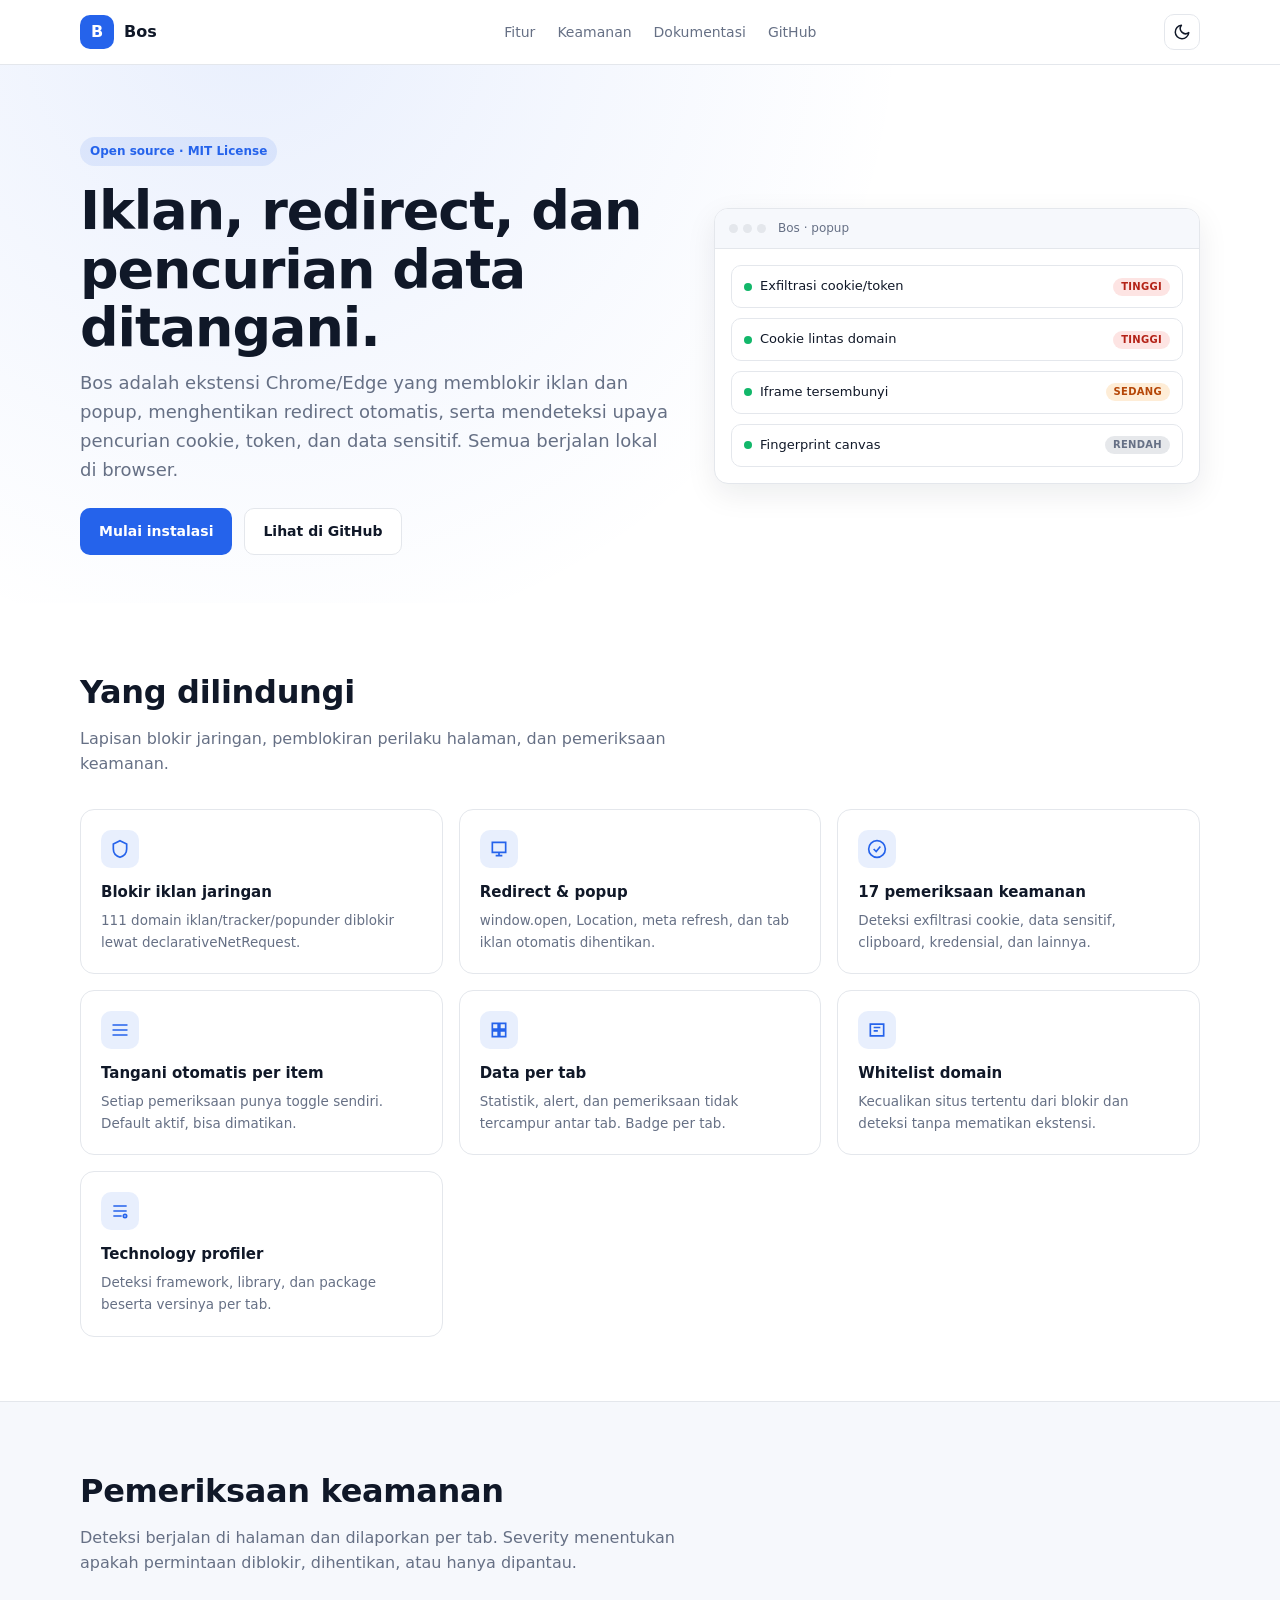
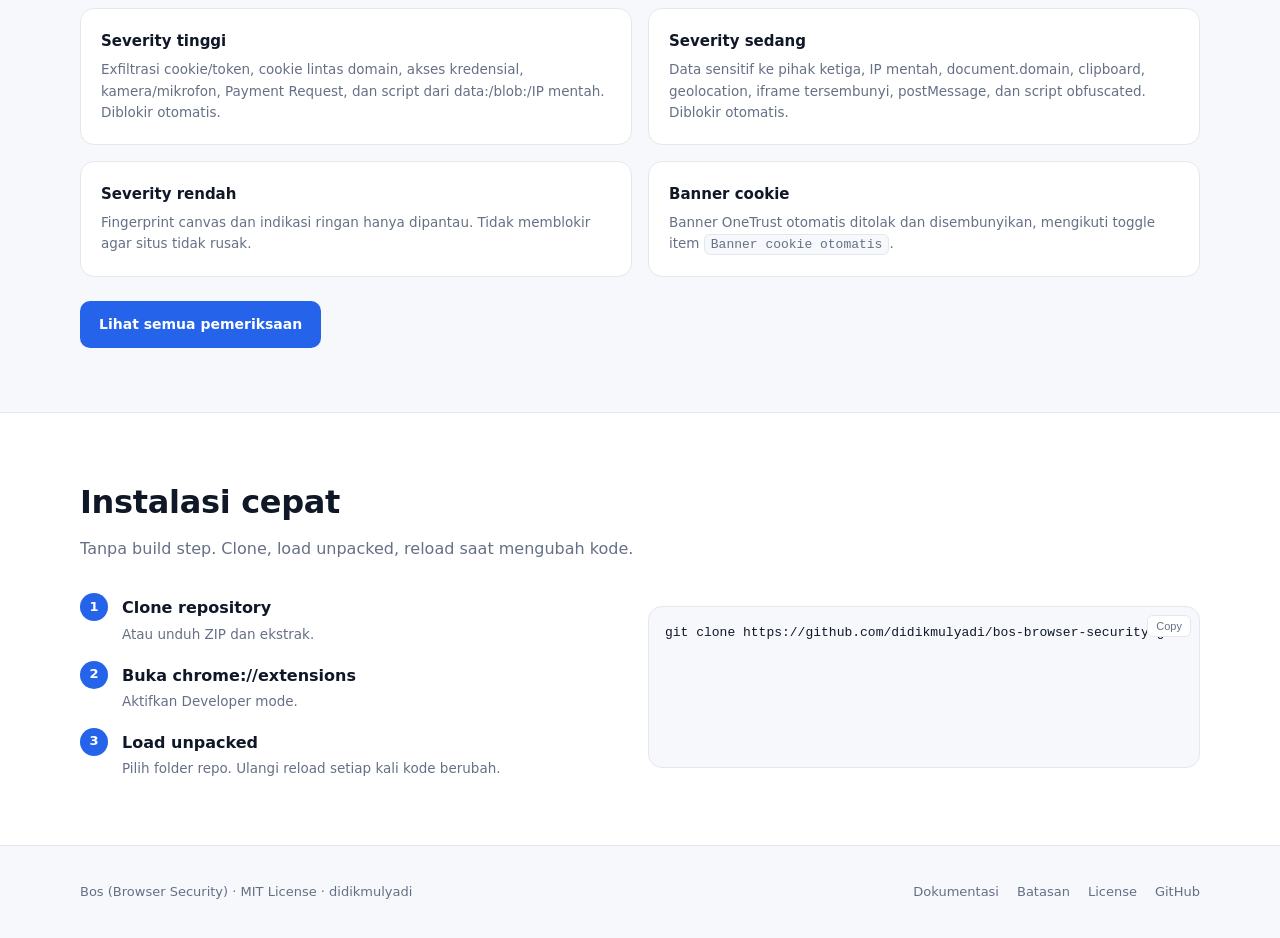
<file: docs/index.html>
<!DOCTYPE html>
<html lang="id">
  <head>
    <meta charset="utf-8" />
    <meta name="viewport" content="width=device-width, initial-scale=1" />
    <title>Bos (Browser Security) - Ekstensi keamanan browser</title>
    <meta
      name="description"
      content="Bos adalah ekstensi Chrome/Edge open source untuk memblokir iklan, redirect, popup, sekaligus mendeteksi pencurian data."
    />
    <link rel="stylesheet" href="assets/style.css" />
    <link
      rel="icon"
      href="data:image/svg+xml,%3Csvg xmlns='http://www.w3.org/2000/svg' viewBox='0 0 64 64'%3E%3Crect width='64' height='64' rx='16' fill='%232563eb'/%3E%3Ctext x='32' y='44' font-family='Arial' font-size='34' font-weight='700' fill='white' text-anchor='middle'%3EB%3C/text%3E%3C/svg%3E"
    />
  </head>
  <body>
    <a class="skip" href="#main">Lewati ke konten</a>

    <header class="nav">
      <div class="container nav-inner">
        <a class="brand" href="index.html">
          <span class="logo" aria-hidden="true">B</span>
          <span>Bos</span>
        </a>
        <nav class="nav-links" aria-label="Navigasi utama">
          <a href="#fitur">Fitur</a>
          <a href="#keamanan">Keamanan</a>
          <a href="docs.html">Dokumentasi</a>
          <a href="https://github.com/didikmulyadi/bos-browser-security" target="_blank" rel="noopener">GitHub</a>
        </nav>
        <div class="nav-actions">
          <button class="icon-btn" type="button" data-theme-toggle aria-label="Ganti tema"></button>
        </div>
      </div>
    </header>

    <main id="main">
      <section class="hero">
        <div class="container hero-grid">
          <div>
            <span class="eyebrow">Open source · MIT License</span>
            <h1>Iklan, redirect, dan pencurian data ditangani.</h1>
            <p class="lead">
              Bos adalah ekstensi Chrome/Edge yang memblokir iklan dan popup, menghentikan redirect
              otomatis, serta mendeteksi upaya pencurian cookie, token, dan data sensitif. Semua
              berjalan lokal di browser.
            </p>
            <div class="btn-row">
              <a class="btn btn-primary" href="docs.html#instalasi">Mulai instalasi</a>
              <a
                class="btn btn-ghost"
                href="https://github.com/didikmulyadi/bos-browser-security"
                target="_blank"
                rel="noopener"
                >Lihat di GitHub</a
              >
            </div>
          </div>

          <div class="hero-card" aria-hidden="true">
            <div class="hero-card-head">
              <div class="dots"><span></span><span></span><span></span></div>
              <span class="hero-card-title">Bos · popup</span>
            </div>
            <div class="hero-card-body">
              <div class="mock-row">
                <span style="display: flex; align-items: center; gap: 8px">
                  <span class="dot"></span> Exfiltrasi cookie/token
                </span>
                <span class="badge badge-high">Tinggi</span>
              </div>
              <div class="mock-row">
                <span style="display: flex; align-items: center; gap: 8px">
                  <span class="dot"></span> Cookie lintas domain
                </span>
                <span class="badge badge-high">Tinggi</span>
              </div>
              <div class="mock-row">
                <span style="display: flex; align-items: center; gap: 8px">
                  <span class="dot"></span> Iframe tersembunyi
                </span>
                <span class="badge badge-med">Sedang</span>
              </div>
              <div class="mock-row">
                <span style="display: flex; align-items: center; gap: 8px">
                  <span class="dot"></span> Fingerprint canvas
                </span>
                <span class="badge badge-low">Rendah</span>
              </div>
            </div>
          </div>
        </div>
      </section>

      <section class="section" id="fitur">
        <div class="container">
          <div class="section-head">
            <h2>Yang dilindungi</h2>
            <p>Lapisan blokir jaringan, pemblokiran perilaku halaman, dan pemeriksaan keamanan.</p>
          </div>

          <div class="grid grid-3">
            <article class="card">
              <div class="icon" aria-hidden="true">
                <svg width="20" height="20" viewBox="0 0 24 24" fill="none" stroke="currentColor" stroke-width="2"><path d="M12 2l8 4v6c0 5-3.5 8.5-8 10-4.5-1.5-8-5-8-10V6l8-4z"/></svg>
              </div>
              <h3>Blokir iklan jaringan</h3>
              <p>111 domain iklan/tracker/popunder diblokir lewat declarativeNetRequest.</p>
            </article>

            <article class="card">
              <div class="icon" aria-hidden="true">
                <svg width="20" height="20" viewBox="0 0 24 24" fill="none" stroke="currentColor" stroke-width="2"><path d="M4 4h16v12H4z"/><path d="M8 20h8M12 16v4"/></svg>
              </div>
              <h3>Redirect &amp; popup</h3>
              <p>window.open, Location, meta refresh, dan tab iklan otomatis dihentikan.</p>
            </article>

            <article class="card">
              <div class="icon" aria-hidden="true">
                <svg width="20" height="20" viewBox="0 0 24 24" fill="none" stroke="currentColor" stroke-width="2"><path d="M12 2a10 10 0 100 20 10 10 0 000-20z"/><path d="M8 12l3 3 5-6"/></svg>
              </div>
              <h3>17 pemeriksaan keamanan</h3>
              <p>Deteksi exfiltrasi cookie, data sensitif, clipboard, kredensial, dan lainnya.</p>
            </article>

            <article class="card">
              <div class="icon" aria-hidden="true">
                <svg width="20" height="20" viewBox="0 0 24 24" fill="none" stroke="currentColor" stroke-width="2"><path d="M3 6h18M3 12h18M3 18h18"/></svg>
              </div>
              <h3>Tangani otomatis per item</h3>
              <p>Setiap pemeriksaan punya toggle sendiri. Default aktif, bisa dimatikan.</p>
            </article>

            <article class="card">
              <div class="icon" aria-hidden="true">
                <svg width="20" height="20" viewBox="0 0 24 24" fill="none" stroke="currentColor" stroke-width="2"><path d="M4 4h7v7H4zM13 4h7v7h-7zM4 13h7v7H4zM13 13h7v7h-7z"/></svg>
              </div>
              <h3>Data per tab</h3>
              <p>Statistik, alert, dan pemeriksaan tidak tercampur antar tab. Badge per tab.</p>
            </article>

            <article class="card">
              <div class="icon" aria-hidden="true">
                <svg width="20" height="20" viewBox="0 0 24 24" fill="none" stroke="currentColor" stroke-width="2"><path d="M4 5h16v14H4z"/><path d="M8 9h8M8 13h5"/></svg>
              </div>
              <h3>Whitelist domain</h3>
              <p>Kecualikan situs tertentu dari blokir dan deteksi tanpa mematikan ekstensi.</p>
            </article>

            <article class="card">
              <div class="icon" aria-hidden="true">
                <svg width="20" height="20" viewBox="0 0 24 24" fill="none" stroke="currentColor" stroke-width="2"><path d="M4 6h16M4 12h16M4 18h10"/><circle cx="18" cy="18" r="2"/></svg>
              </div>
              <h3>Technology profiler</h3>
              <p>Deteksi framework, library, dan package beserta versinya per tab.</p>
            </article>
          </div>
        </div>
      </section>

      <section class="section alt" id="keamanan">
        <div class="container">
          <div class="section-head">
            <h2>Pemeriksaan keamanan</h2>
            <p>
              Deteksi berjalan di halaman dan dilaporkan per tab. Severity menentukan apakah
              permintaan diblokir, dihentikan, atau hanya dipantau.
            </p>
          </div>

          <div class="grid grid-2">
            <div class="card">
              <h3>Severity tinggi</h3>
              <p>
                Exfiltrasi cookie/token, cookie lintas domain, akses kredensial, kamera/mikrofon,
                Payment Request, dan script dari data:/blob:/IP mentah. Diblokir otomatis.
              </p>
            </div>
            <div class="card">
              <h3>Severity sedang</h3>
              <p>
                Data sensitif ke pihak ketiga, IP mentah, document.domain, clipboard, geolocation,
                iframe tersembunyi, postMessage, dan script obfuscated. Diblokir otomatis.
              </p>
            </div>
            <div class="card">
              <h3>Severity rendah</h3>
              <p>
                Fingerprint canvas dan indikasi ringan hanya dipantau. Tidak memblokir agar situs
                tidak rusak.
              </p>
            </div>
            <div class="card">
              <h3>Banner cookie</h3>
              <p>
                Banner OneTrust otomatis ditolak dan disembunyikan, mengikuti toggle item
                <code>Banner cookie otomatis</code>.
              </p>
            </div>
          </div>

          <div class="btn-row" style="margin-top: 24px">
            <a class="btn btn-primary" href="docs.html#pemeriksaan">Lihat semua pemeriksaan</a>
          </div>
        </div>
      </section>

      <section class="section" id="instalasi">
        <div class="container">
          <div class="section-head">
            <h2>Instalasi cepat</h2>
            <p>Tanpa build step. Clone, load unpacked, reload saat mengubah kode.</p>
          </div>

          <div class="grid grid-2">
            <div>
              <div class="steps">
                <div class="step">
                  <div>
                    <strong>Clone repository</strong>
                    <span>Atau unduh ZIP dan ekstrak.</span>
                  </div>
                </div>
                <div class="step">
                  <div>
                    <strong>Buka chrome://extensions</strong>
                    <span>Aktifkan Developer mode.</span>
                  </div>
                </div>
                <div class="step">
                  <div>
                    <strong>Load unpacked</strong>
                    <span>Pilih folder repo. Ulangi reload setiap kali kode berubah.</span>
                  </div>
                </div>
              </div>
            </div>
            <pre><button class="copy-btn" type="button" data-copy="">Copy</button><code>git clone https://github.com/didikmulyadi/bos-browser-security.git</code></pre>
          </div>
        </div>
      </section>
    </main>

    <footer class="footer">
      <div class="container footer-inner">
        <span>Bos (Browser Security) · MIT License · didikmulyadi</span>
        <nav class="footer-links" aria-label="Tautan footer">
          <a href="docs.html">Dokumentasi</a>
          <a href="docs.html#batasan">Batasan</a>
          <a href="https://github.com/didikmulyadi/bos-browser-security/blob/main/LICENSE" target="_blank" rel="noopener">License</a>
          <a href="https://github.com/didikmulyadi/bos-browser-security" target="_blank" rel="noopener">GitHub</a>
        </nav>
      </div>
    </footer>

    <script src="assets/app.js"></script>
  </body>
</html>
</file>
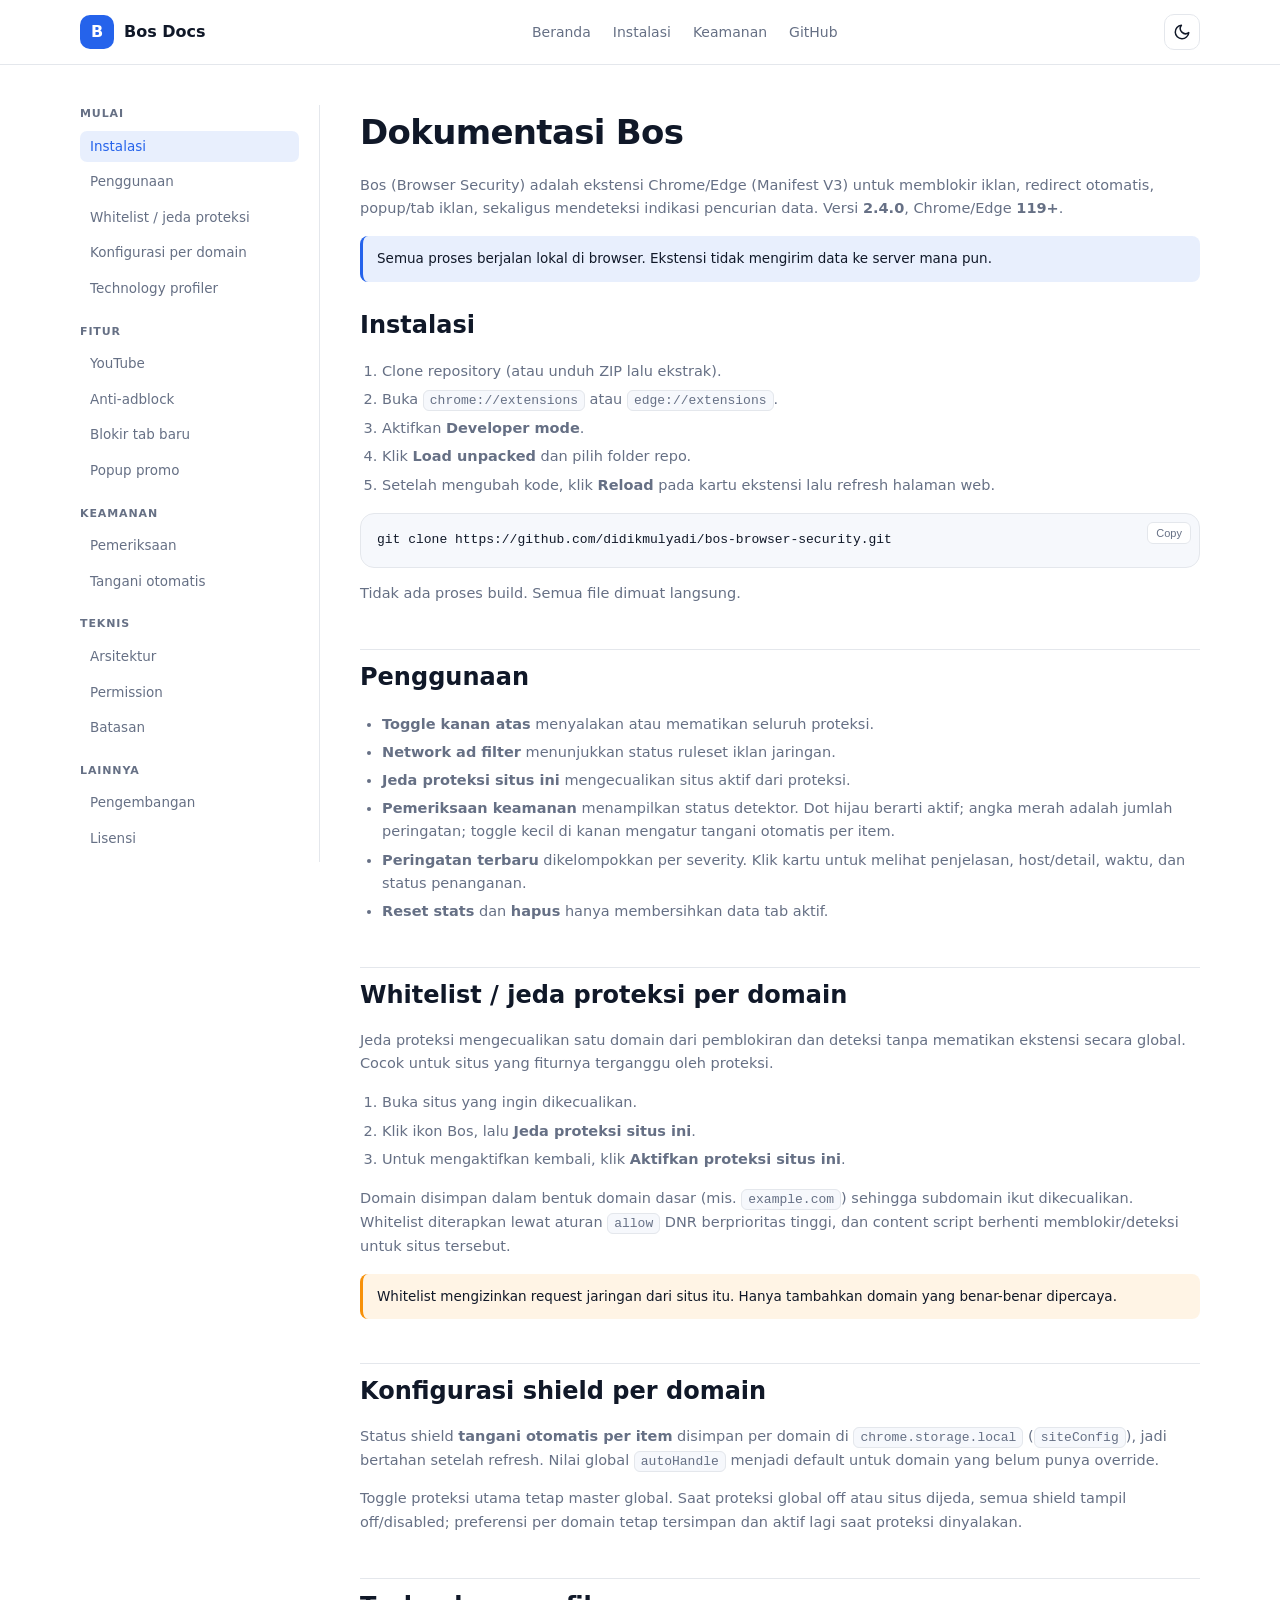
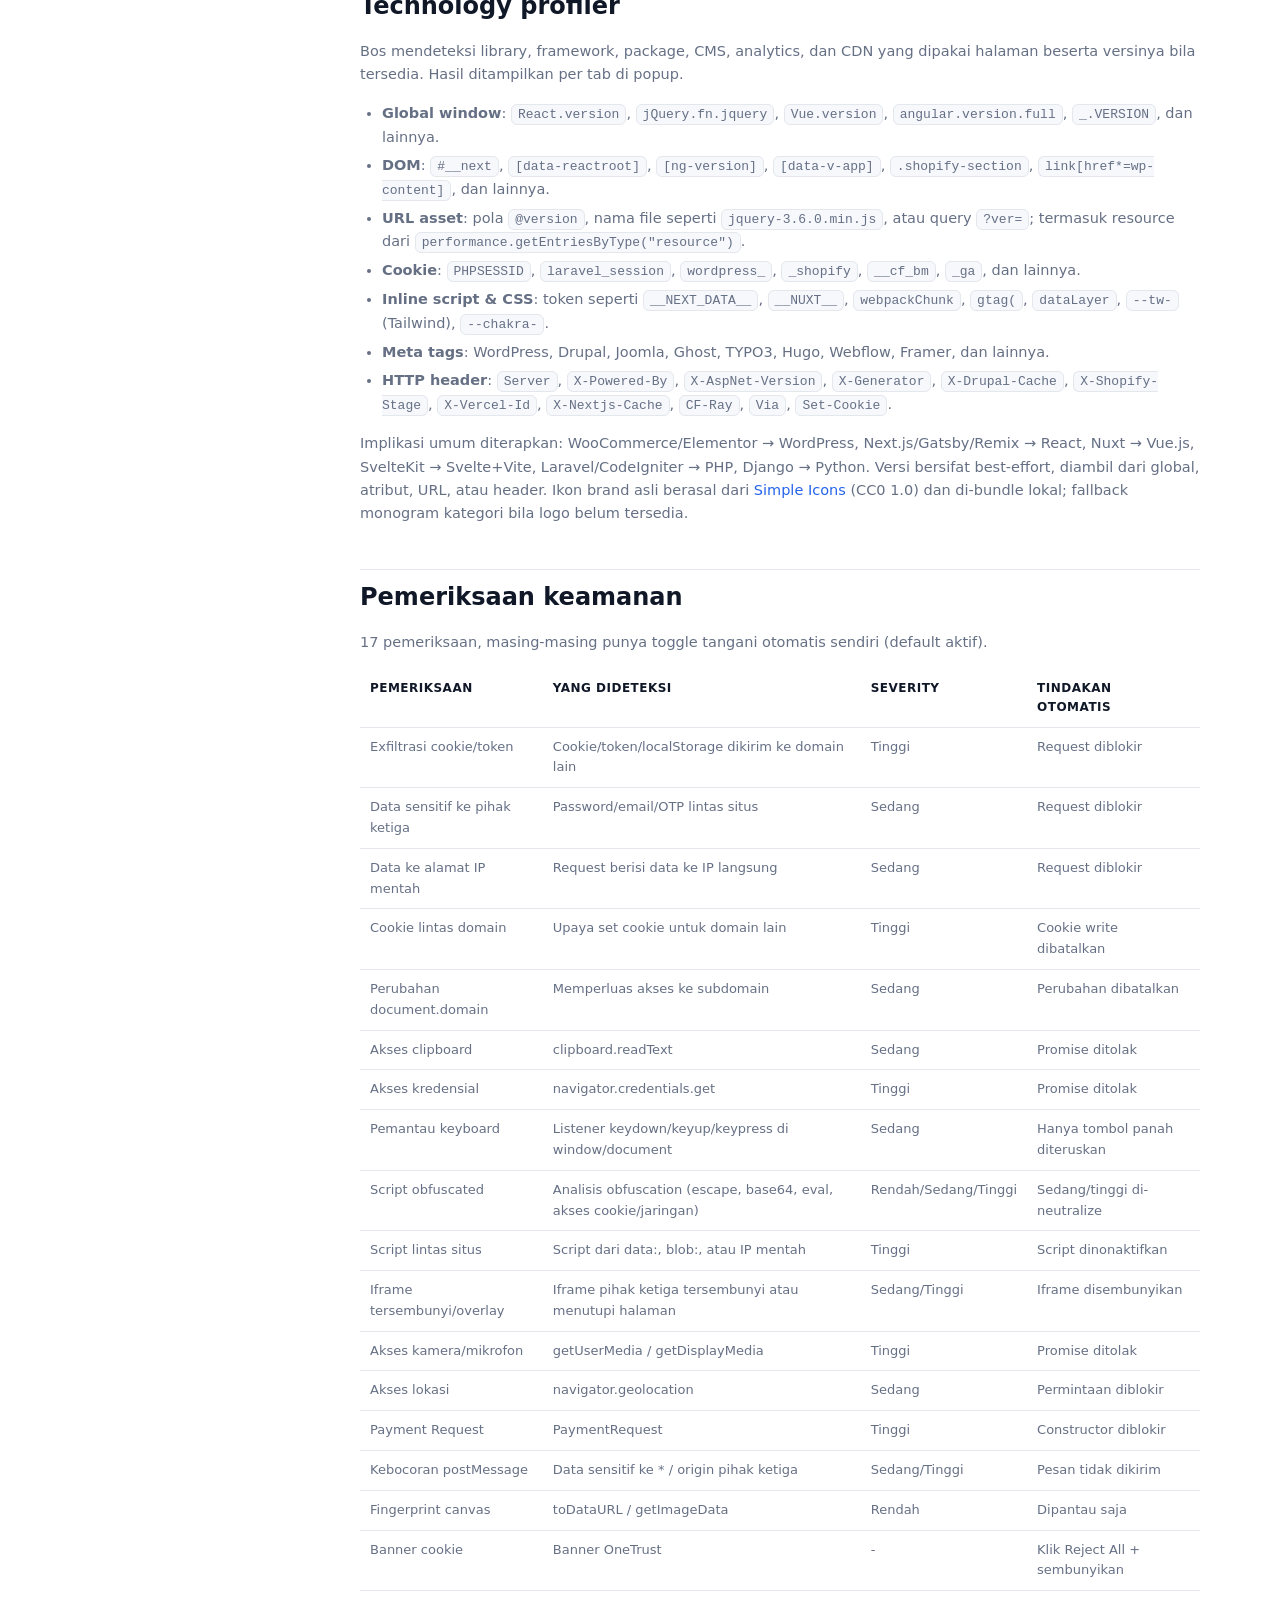
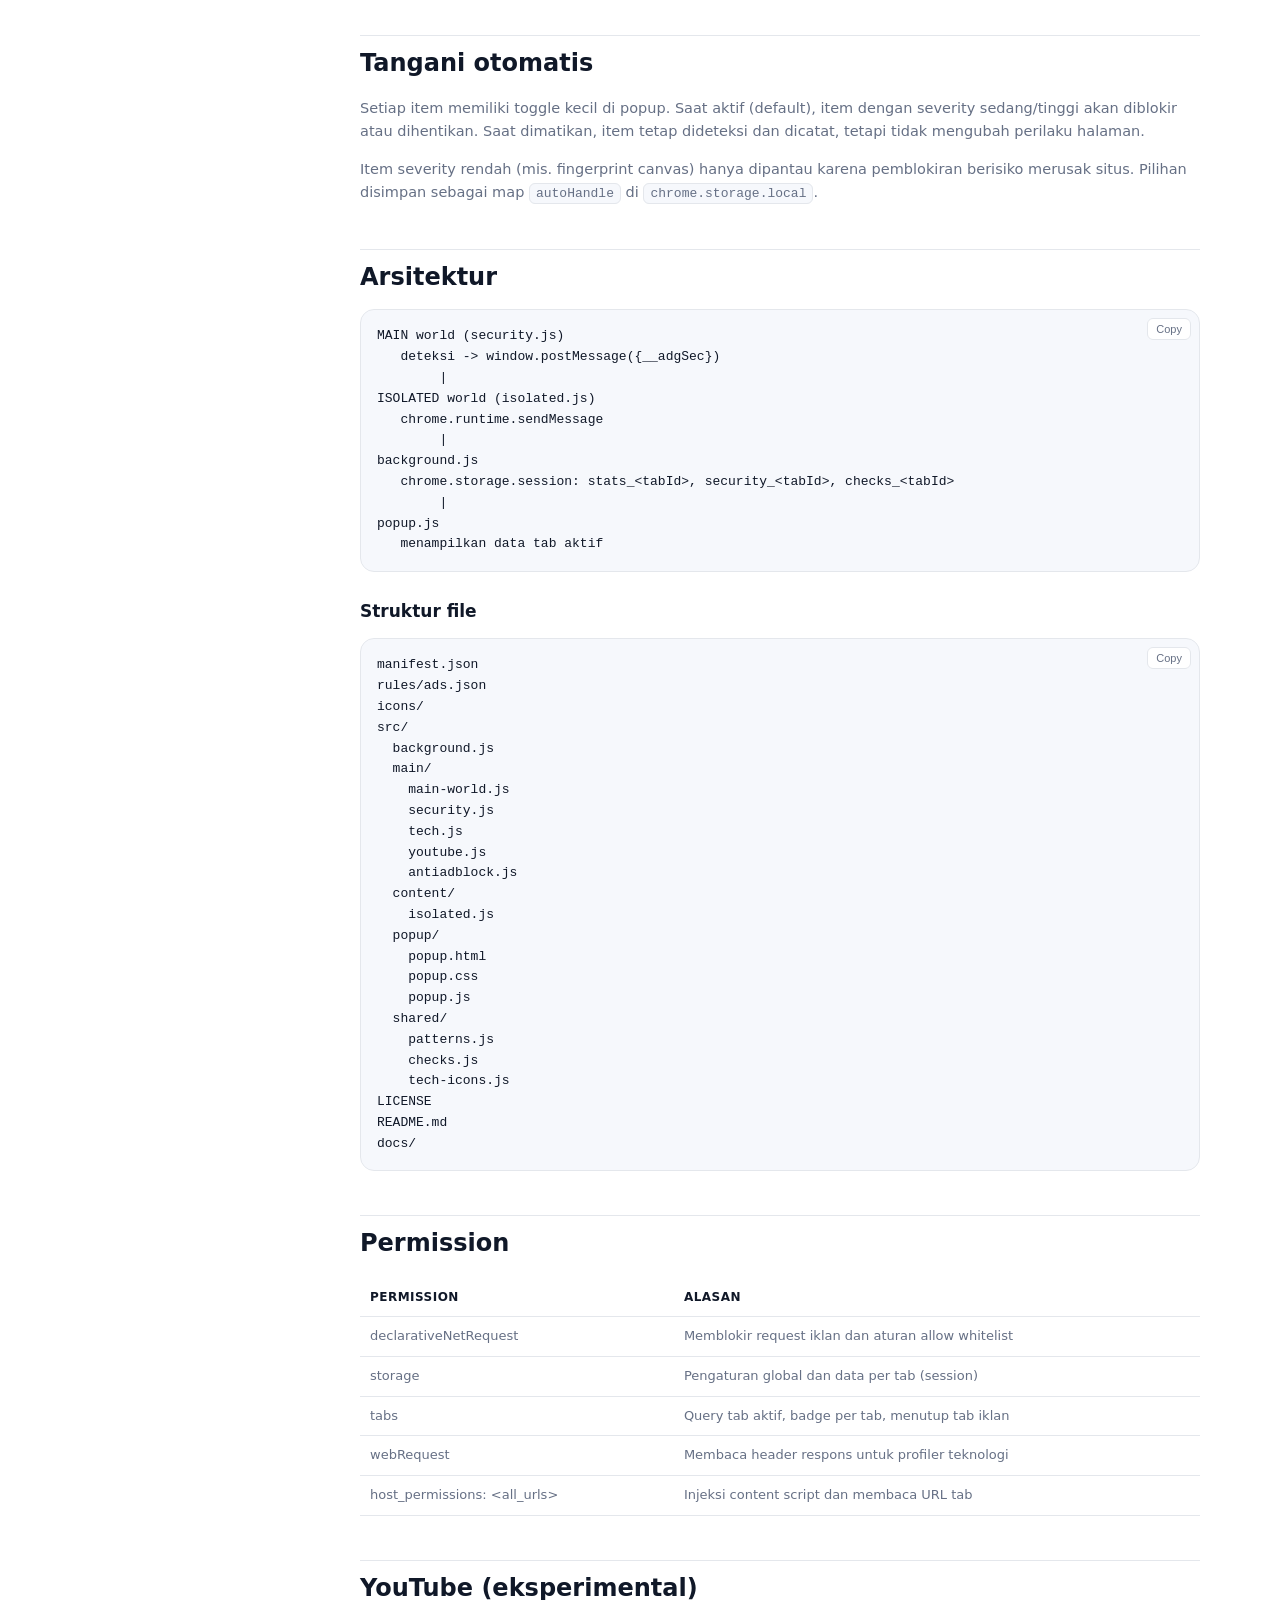
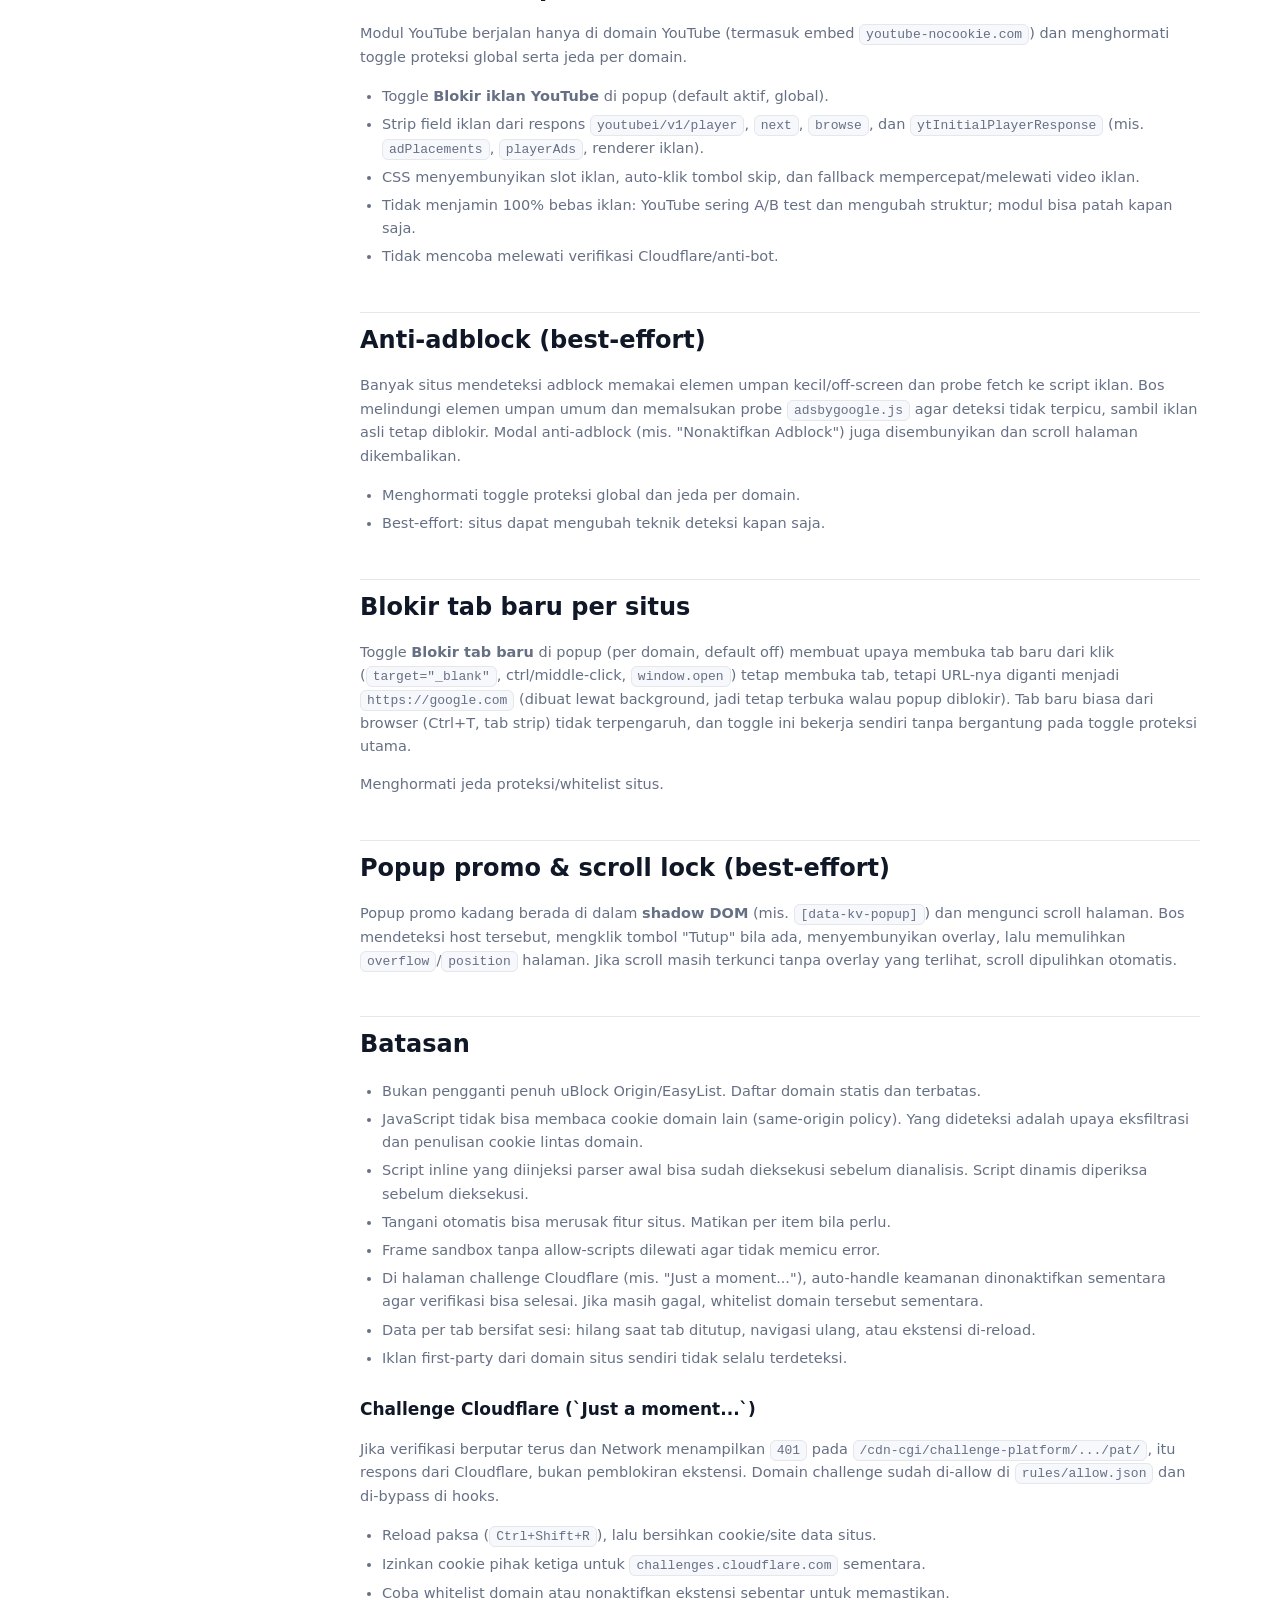
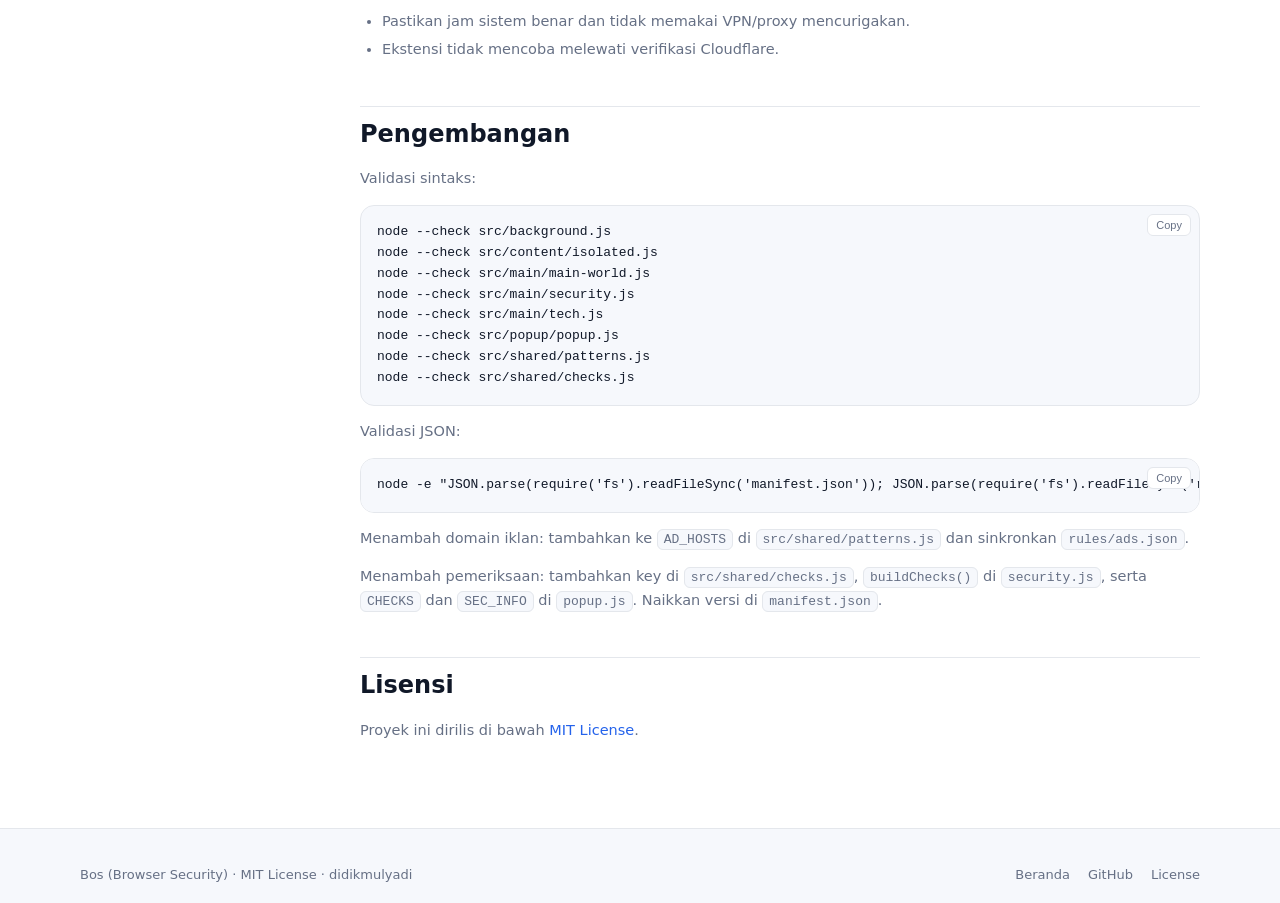
<file: docs/docs.html>
<!DOCTYPE html>
<html lang="id">
  <head>
    <meta charset="utf-8" />
    <meta name="viewport" content="width=device-width, initial-scale=1" />
    <title>Dokumentasi - Bos (Browser Security)</title>
    <meta
      name="description"
      content="Dokumentasi Bos: instalasi, penggunaan, whitelist, 17 pemeriksaan keamanan, arsitektur, permission, dan batasan."
    />
    <link rel="stylesheet" href="assets/style.css" />
    <link
      rel="icon"
      href="data:image/svg+xml,%3Csvg xmlns='http://www.w3.org/2000/svg' viewBox='0 0 64 64'%3E%3Crect width='64' height='64' rx='16' fill='%232563eb'/%3E%3Ctext x='32' y='44' font-family='Arial' font-size='34' font-weight='700' fill='white' text-anchor='middle'%3EB%3C/text%3E%3C/svg%3E"
    />
  </head>
  <body>
    <a class="skip" href="#main">Lewati ke konten</a>

    <header class="nav">
      <div class="container nav-inner">
        <a class="brand" href="index.html">
          <span class="logo" aria-hidden="true">B</span>
          <span>Bos Docs</span>
        </a>
        <nav class="nav-links" aria-label="Navigasi utama">
          <a href="index.html">Beranda</a>
          <a href="docs.html#instalasi">Instalasi</a>
          <a href="docs.html#pemeriksaan">Keamanan</a>
          <a href="https://github.com/didikmulyadi/bos-browser-security" target="_blank" rel="noopener">GitHub</a>
        </nav>
        <div class="nav-actions">
          <button class="icon-btn" type="button" data-theme-toggle aria-label="Ganti tema"></button>
        </div>
      </div>
    </header>

    <div class="container docs-main">
      <aside class="sidebar" aria-label="Daftar isi">
        <h4>Mulai</h4>
        <ul>
          <li><a href="#instalasi">Instalasi</a></li>
          <li><a href="#penggunaan">Penggunaan</a></li>
          <li><a href="#whitelist">Whitelist / jeda proteksi</a></li>
          <li><a href="#per-domain">Konfigurasi per domain</a></li>
          <li><a href="#teknologi">Technology profiler</a></li>
        </ul>
        <h4>Fitur</h4>
        <ul>
          <li><a href="#youtube">YouTube</a></li>
          <li><a href="#antiadblock">Anti-adblock</a></li>
          <li><a href="#block-new-tabs">Blokir tab baru</a></li>
          <li><a href="#promo-popup">Popup promo</a></li>
        </ul>
        <h4>Keamanan</h4>
        <ul>
          <li><a href="#pemeriksaan">Pemeriksaan</a></li>
          <li><a href="#tangani-otomatis">Tangani otomatis</a></li>
        </ul>
        <h4>Teknis</h4>
        <ul>
          <li><a href="#arsitektur">Arsitektur</a></li>
          <li><a href="#permission">Permission</a></li>
          <li><a href="#batasan">Batasan</a></li>
        </ul>
        <h4>Lainnya</h4>
        <ul>
          <li><a href="#pengembangan">Pengembangan</a></li>
          <li><a href="#lisensi">Lisensi</a></li>
        </ul>
      </aside>

      <main class="content" id="main">
        <h1>Dokumentasi Bos</h1>
        <p>
          Bos (Browser Security) adalah ekstensi Chrome/Edge (Manifest V3) untuk memblokir iklan,
          redirect otomatis, popup/tab iklan, sekaligus mendeteksi indikasi pencurian data.
          Versi <strong>2.4.0</strong>, Chrome/Edge <strong>119+</strong>.
        </p>

        <div class="callout">
          Semua proses berjalan lokal di browser. Ekstensi tidak mengirim data ke server mana pun.
        </div>

        <h2 id="instalasi">Instalasi</h2>
        <ol>
          <li>Clone repository (atau unduh ZIP lalu ekstrak).</li>
          <li>Buka <code>chrome://extensions</code> atau <code>edge://extensions</code>.</li>
          <li>Aktifkan <strong>Developer mode</strong>.</li>
          <li>Klik <strong>Load unpacked</strong> dan pilih folder repo.</li>
          <li>Setelah mengubah kode, klik <strong>Reload</strong> pada kartu ekstensi lalu refresh halaman web.</li>
        </ol>
        <pre><code>git clone https://github.com/didikmulyadi/bos-browser-security.git</code></pre>
        <p>Tidak ada proses build. Semua file dimuat langsung.</p>

        <h2 id="penggunaan">Penggunaan</h2>
        <ul>
          <li><strong>Toggle kanan atas</strong> menyalakan atau mematikan seluruh proteksi.</li>
          <li><strong>Network ad filter</strong> menunjukkan status ruleset iklan jaringan.</li>
          <li><strong>Jeda proteksi situs ini</strong> mengecualikan situs aktif dari proteksi.</li>
          <li>
            <strong>Pemeriksaan keamanan</strong> menampilkan status detektor. Dot hijau berarti
            aktif; angka merah adalah jumlah peringatan; toggle kecil di kanan mengatur tangani
            otomatis per item.
          </li>
          <li>
            <strong>Peringatan terbaru</strong> dikelompokkan per severity. Klik kartu untuk melihat
            penjelasan, host/detail, waktu, dan status penanganan.
          </li>
          <li>
            <strong>Reset stats</strong> dan <strong>hapus</strong> hanya membersihkan data tab
            aktif.
          </li>
        </ul>

        <h2 id="whitelist">Whitelist / jeda proteksi per domain</h2>
        <p>
          Jeda proteksi mengecualikan satu domain dari pemblokiran dan deteksi tanpa mematikan
          ekstensi secara global. Cocok untuk situs yang fiturnya terganggu oleh proteksi.
        </p>
        <ol>
          <li>Buka situs yang ingin dikecualikan.</li>
          <li>Klik ikon Bos, lalu <strong>Jeda proteksi situs ini</strong>.</li>
          <li>Untuk mengaktifkan kembali, klik <strong>Aktifkan proteksi situs ini</strong>.</li>
        </ol>
        <p>
          Domain disimpan dalam bentuk domain dasar (mis. <code>example.com</code>) sehingga
          subdomain ikut dikecualikan. Whitelist diterapkan lewat aturan <code>allow</code> DNR
          berprioritas tinggi, dan content script berhenti memblokir/deteksi untuk situs tersebut.
        </p>
        <div class="callout warn">
          Whitelist mengizinkan request jaringan dari situs itu. Hanya tambahkan domain yang
          benar-benar dipercaya.
        </div>

        <h2 id="per-domain">Konfigurasi shield per domain</h2>
        <p>
          Status shield <strong>tangani otomatis per item</strong> disimpan per domain di
          <code>chrome.storage.local</code> (<code>siteConfig</code>), jadi bertahan setelah
          refresh. Nilai global <code>autoHandle</code> menjadi default untuk domain yang belum
          punya override.
        </p>
        <p>
          Toggle proteksi utama tetap master global. Saat proteksi global off atau situs dijeda,
          semua shield tampil off/disabled; preferensi per domain tetap tersimpan dan aktif lagi
          saat proteksi dinyalakan.
        </p>

        <h2 id="teknologi">Technology profiler</h2>
        <p>
          Bos mendeteksi library, framework, package, CMS, analytics, dan CDN yang dipakai halaman
          beserta versinya bila tersedia. Hasil ditampilkan per tab di popup.
        </p>
        <ul>
          <li><strong>Global window</strong>: <code>React.version</code>, <code>jQuery.fn.jquery</code>, <code>Vue.version</code>, <code>angular.version.full</code>, <code>_.VERSION</code>, dan lainnya.</li>
          <li><strong>DOM</strong>: <code>#__next</code>, <code>[data-reactroot]</code>, <code>[ng-version]</code>, <code>[data-v-app]</code>, <code>.shopify-section</code>, <code>link[href*=wp-content]</code>, dan lainnya.</li>
          <li><strong>URL asset</strong>: pola <code>@version</code>, nama file seperti <code>jquery-3.6.0.min.js</code>, atau query <code>?ver=</code>; termasuk resource dari <code>performance.getEntriesByType("resource")</code>.</li>
          <li><strong>Cookie</strong>: <code>PHPSESSID</code>, <code>laravel_session</code>, <code>wordpress_</code>, <code>_shopify</code>, <code>__cf_bm</code>, <code>_ga</code>, dan lainnya.</li>
          <li><strong>Inline script &amp; CSS</strong>: token seperti <code>__NEXT_DATA__</code>, <code>__NUXT__</code>, <code>webpackChunk</code>, <code>gtag(</code>, <code>dataLayer</code>, <code>--tw-</code> (Tailwind), <code>--chakra-</code>.</li>
          <li><strong>Meta tags</strong>: WordPress, Drupal, Joomla, Ghost, TYPO3, Hugo, Webflow, Framer, dan lainnya.</li>
          <li><strong>HTTP header</strong>: <code>Server</code>, <code>X-Powered-By</code>, <code>X-AspNet-Version</code>, <code>X-Generator</code>, <code>X-Drupal-Cache</code>, <code>X-Shopify-Stage</code>, <code>X-Vercel-Id</code>, <code>X-Nextjs-Cache</code>, <code>CF-Ray</code>, <code>Via</code>, <code>Set-Cookie</code>.</li>
        </ul>
        <p>
          Implikasi umum diterapkan: WooCommerce/Elementor → WordPress, Next.js/Gatsby/Remix →
          React, Nuxt → Vue.js, SvelteKit → Svelte+Vite, Laravel/CodeIgniter → PHP, Django → Python.
          Versi bersifat best-effort, diambil dari global, atribut, URL, atau header.
          Ikon brand asli berasal dari <a href="https://simpleicons.org" target="_blank" rel="noopener">Simple Icons</a>
          (CC0 1.0) dan di-bundle lokal; fallback monogram kategori bila logo belum tersedia.
        </p>

        <h2 id="pemeriksaan">Pemeriksaan keamanan</h2>
        <p>17 pemeriksaan, masing-masing punya toggle tangani otomatis sendiri (default aktif).</p>
        <table>
          <thead>
            <tr>
              <th>Pemeriksaan</th>
              <th>Yang dideteksi</th>
              <th>Severity</th>
              <th>Tindakan otomatis</th>
            </tr>
          </thead>
          <tbody>
            <tr><td>Exfiltrasi cookie/token</td><td>Cookie/token/localStorage dikirim ke domain lain</td><td>Tinggi</td><td>Request diblokir</td></tr>
            <tr><td>Data sensitif ke pihak ketiga</td><td>Password/email/OTP lintas situs</td><td>Sedang</td><td>Request diblokir</td></tr>
            <tr><td>Data ke alamat IP mentah</td><td>Request berisi data ke IP langsung</td><td>Sedang</td><td>Request diblokir</td></tr>
            <tr><td>Cookie lintas domain</td><td>Upaya set cookie untuk domain lain</td><td>Tinggi</td><td>Cookie write dibatalkan</td></tr>
            <tr><td>Perubahan document.domain</td><td>Memperluas akses ke subdomain</td><td>Sedang</td><td>Perubahan dibatalkan</td></tr>
            <tr><td>Akses clipboard</td><td>clipboard.readText</td><td>Sedang</td><td>Promise ditolak</td></tr>
            <tr><td>Akses kredensial</td><td>navigator.credentials.get</td><td>Tinggi</td><td>Promise ditolak</td></tr>
            <tr><td>Pemantau keyboard</td><td>Listener keydown/keyup/keypress di window/document</td><td>Sedang</td><td>Hanya tombol panah diteruskan</td></tr>
            <tr><td>Script obfuscated</td><td>Analisis obfuscation (escape, base64, eval, akses cookie/jaringan)</td><td>Rendah/Sedang/Tinggi</td><td>Sedang/tinggi di-neutralize</td></tr>
            <tr><td>Script lintas situs</td><td>Script dari data:, blob:, atau IP mentah</td><td>Tinggi</td><td>Script dinonaktifkan</td></tr>
            <tr><td>Iframe tersembunyi/overlay</td><td>Iframe pihak ketiga tersembunyi atau menutupi halaman</td><td>Sedang/Tinggi</td><td>Iframe disembunyikan</td></tr>
            <tr><td>Akses kamera/mikrofon</td><td>getUserMedia / getDisplayMedia</td><td>Tinggi</td><td>Promise ditolak</td></tr>
            <tr><td>Akses lokasi</td><td>navigator.geolocation</td><td>Sedang</td><td>Permintaan diblokir</td></tr>
            <tr><td>Payment Request</td><td>PaymentRequest</td><td>Tinggi</td><td>Constructor diblokir</td></tr>
            <tr><td>Kebocoran postMessage</td><td>Data sensitif ke * / origin pihak ketiga</td><td>Sedang/Tinggi</td><td>Pesan tidak dikirim</td></tr>
            <tr><td>Fingerprint canvas</td><td>toDataURL / getImageData</td><td>Rendah</td><td>Dipantau saja</td></tr>
            <tr><td>Banner cookie</td><td>Banner OneTrust</td><td>-</td><td>Klik Reject All + sembunyikan</td></tr>
          </tbody>
        </table>

        <h2 id="tangani-otomatis">Tangani otomatis</h2>
        <p>
          Setiap item memiliki toggle kecil di popup. Saat aktif (default), item dengan severity
          sedang/tinggi akan diblokir atau dihentikan. Saat dimatikan, item tetap dideteksi dan
          dicatat, tetapi tidak mengubah perilaku halaman.
        </p>
        <p>
          Item severity rendah (mis. fingerprint canvas) hanya dipantau karena pemblokiran berisiko
          merusak situs. Pilihan disimpan sebagai map <code>autoHandle</code> di
          <code>chrome.storage.local</code>.
        </p>

        <h2 id="arsitektur">Arsitektur</h2>
        <pre><code>MAIN world (security.js)
   deteksi -&gt; window.postMessage({__adgSec})
        |
ISOLATED world (isolated.js)
   chrome.runtime.sendMessage
        |
background.js
   chrome.storage.session: stats_&lt;tabId&gt;, security_&lt;tabId&gt;, checks_&lt;tabId&gt;
        |
popup.js
   menampilkan data tab aktif</code></pre>

        <h3>Struktur file</h3>
        <pre><code>manifest.json
rules/ads.json
icons/
src/
  background.js
  main/
    main-world.js
    security.js
    tech.js
    youtube.js
    antiadblock.js
  content/
    isolated.js
  popup/
    popup.html
    popup.css
    popup.js
  shared/
    patterns.js
    checks.js
    tech-icons.js
LICENSE
README.md
docs/</code></pre>

        <h2 id="permission">Permission</h2>
        <table>
          <thead>
            <tr><th>Permission</th><th>Alasan</th></tr>
          </thead>
          <tbody>
            <tr><td>declarativeNetRequest</td><td>Memblokir request iklan dan aturan allow whitelist</td></tr>
            <tr><td>storage</td><td>Pengaturan global dan data per tab (session)</td></tr>
            <tr><td>tabs</td><td>Query tab aktif, badge per tab, menutup tab iklan</td></tr>
            <tr><td>webRequest</td><td>Membaca header respons untuk profiler teknologi</td></tr>
            <tr><td>host_permissions: &lt;all_urls&gt;</td><td>Injeksi content script dan membaca URL tab</td></tr>
          </tbody>
        </table>

        <h2 id="youtube">YouTube (eksperimental)</h2>
        <p>
          Modul YouTube berjalan hanya di domain YouTube (termasuk embed
          <code>youtube-nocookie.com</code>) dan menghormati toggle proteksi global serta jeda per
          domain.
        </p>
        <ul>
          <li>Toggle <strong>Blokir iklan YouTube</strong> di popup (default aktif, global).</li>
          <li>Strip field iklan dari respons <code>youtubei/v1/player</code>, <code>next</code>, <code>browse</code>, dan <code>ytInitialPlayerResponse</code> (mis. <code>adPlacements</code>, <code>playerAds</code>, renderer iklan).</li>
          <li>CSS menyembunyikan slot iklan, auto-klik tombol skip, dan fallback mempercepat/melewati video iklan.</li>
          <li>Tidak menjamin 100% bebas iklan: YouTube sering A/B test dan mengubah struktur; modul bisa patah kapan saja.</li>
          <li>Tidak mencoba melewati verifikasi Cloudflare/anti-bot.</li>
        </ul>

        <h2 id="antiadblock">Anti-adblock (best-effort)</h2>
        <p>
          Banyak situs mendeteksi adblock memakai elemen umpan kecil/off-screen dan probe fetch
          ke script iklan. Bos melindungi elemen umpan umum dan memalsukan probe
          <code>adsbygoogle.js</code> agar deteksi tidak terpicu, sambil iklan asli tetap diblokir.
          Modal anti-adblock (mis. "Nonaktifkan Adblock") juga disembunyikan dan scroll halaman
          dikembalikan.
        </p>
        <ul>
          <li>Menghormati toggle proteksi global dan jeda per domain.</li>
          <li>Best-effort: situs dapat mengubah teknik deteksi kapan saja.</li>
        </ul>

        <h2 id="block-new-tabs">Blokir tab baru per situs</h2>
        <p>
          Toggle <strong>Blokir tab baru</strong> di popup (per domain, default off) membuat upaya
          membuka tab baru dari klik (<code>target="_blank"</code>, ctrl/middle-click,
          <code>window.open</code>) tetap membuka tab, tetapi URL-nya diganti menjadi
          <code>https://google.com</code> (dibuat lewat background, jadi tetap terbuka walau popup
          diblokir). Tab baru biasa dari browser (Ctrl+T, tab strip) tidak terpengaruh, dan toggle
          ini bekerja sendiri tanpa bergantung pada toggle proteksi utama.
        </p>
        <p>Menghormati jeda proteksi/whitelist situs.</p>

        <h2 id="promo-popup">Popup promo &amp; scroll lock (best-effort)</h2>
        <p>
          Popup promo kadang berada di dalam <strong>shadow DOM</strong> (mis.
          <code>[data-kv-popup]</code>) dan mengunci scroll halaman. Bos mendeteksi host tersebut,
          mengklik tombol "Tutup" bila ada, menyembunyikan overlay, lalu memulihkan
          <code>overflow</code>/<code>position</code> halaman. Jika scroll masih terkunci tanpa
          overlay yang terlihat, scroll dipulihkan otomatis.
        </p>

        <h2 id="batasan">Batasan</h2>
        <ul>
          <li>Bukan pengganti penuh uBlock Origin/EasyList. Daftar domain statis dan terbatas.</li>
          <li>JavaScript tidak bisa membaca cookie domain lain (same-origin policy). Yang dideteksi adalah upaya eksfiltrasi dan penulisan cookie lintas domain.</li>
          <li>Script inline yang diinjeksi parser awal bisa sudah dieksekusi sebelum dianalisis. Script dinamis diperiksa sebelum dieksekusi.</li>
          <li>Tangani otomatis bisa merusak fitur situs. Matikan per item bila perlu.</li>
          <li>Frame sandbox tanpa allow-scripts dilewati agar tidak memicu error.</li>
          <li>Di halaman challenge Cloudflare (mis. "Just a moment..."), auto-handle keamanan dinonaktifkan sementara agar verifikasi bisa selesai. Jika masih gagal, whitelist domain tersebut sementara.</li>
          <li>Data per tab bersifat sesi: hilang saat tab ditutup, navigasi ulang, atau ekstensi di-reload.</li>
          <li>Iklan first-party dari domain situs sendiri tidak selalu terdeteksi.</li>
        </ul>

        <h3>Challenge Cloudflare (`Just a moment...`)</h3>
        <p>
          Jika verifikasi berputar terus dan Network menampilkan <code>401</code> pada
          <code>/cdn-cgi/challenge-platform/.../pat/</code>, itu respons dari Cloudflare, bukan
          pemblokiran ekstensi. Domain challenge sudah di-allow di
          <code>rules/allow.json</code> dan di-bypass di hooks.
        </p>
        <ul>
          <li>Reload paksa (<code>Ctrl+Shift+R</code>), lalu bersihkan cookie/site data situs.</li>
          <li>Izinkan cookie pihak ketiga untuk <code>challenges.cloudflare.com</code> sementara.</li>
          <li>Coba whitelist domain atau nonaktifkan ekstensi sebentar untuk memastikan.</li>
          <li>Pastikan jam sistem benar dan tidak memakai VPN/proxy mencurigakan.</li>
          <li>Ekstensi tidak mencoba melewati verifikasi Cloudflare.</li>
        </ul>

        <h2 id="pengembangan">Pengembangan</h2>
        <p>Validasi sintaks:</p>
        <pre><code>node --check src/background.js
node --check src/content/isolated.js
node --check src/main/main-world.js
node --check src/main/security.js
node --check src/main/tech.js
node --check src/popup/popup.js
node --check src/shared/patterns.js
node --check src/shared/checks.js</code></pre>
        <p>Validasi JSON:</p>
        <pre><code>node -e "JSON.parse(require('fs').readFileSync('manifest.json')); JSON.parse(require('fs').readFileSync('rules/ads.json')); console.log('ok')"</code></pre>
        <p>
          Menambah domain iklan: tambahkan ke <code>AD_HOSTS</code> di
          <code>src/shared/patterns.js</code> dan sinkronkan <code>rules/ads.json</code>.
        </p>
        <p>
          Menambah pemeriksaan: tambahkan key di <code>src/shared/checks.js</code>,
          <code>buildChecks()</code> di <code>security.js</code>, serta <code>CHECKS</code> dan
          <code>SEC_INFO</code> di <code>popup.js</code>. Naikkan versi di
          <code>manifest.json</code>.
        </p>

        <h2 id="lisensi">Lisensi</h2>
        <p>
          Proyek ini dirilis di bawah <a href="https://github.com/didikmulyadi/bos-browser-security/blob/main/LICENSE" target="_blank" rel="noopener">MIT License</a>.
        </p>
      </main>
    </div>

    <footer class="footer">
      <div class="container footer-inner">
        <span>Bos (Browser Security) · MIT License · didikmulyadi</span>
        <nav class="footer-links" aria-label="Tautan footer">
          <a href="index.html">Beranda</a>
          <a href="https://github.com/didikmulyadi/bos-browser-security" target="_blank" rel="noopener">GitHub</a>
          <a href="https://github.com/didikmulyadi/bos-browser-security/blob/main/LICENSE" target="_blank" rel="noopener">License</a>
        </nav>
      </div>
    </footer>

    <script src="assets/app.js"></script>
  </body>
</html>
</file>
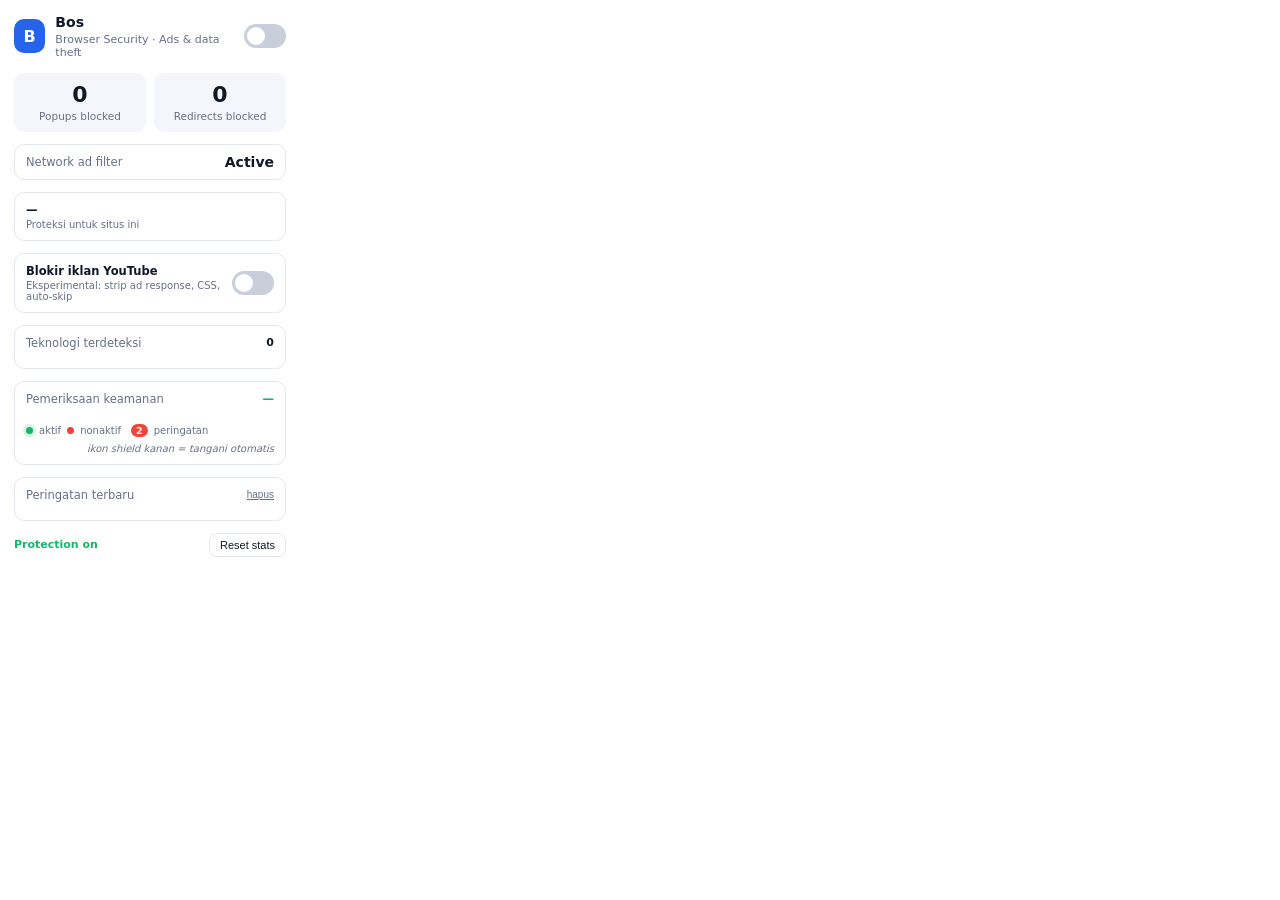
<file: src/popup/popup.html>
<!DOCTYPE html>
<html lang="en">
  <head>
    <meta charset="utf-8" />
    <meta name="viewport" content="width=device-width, initial-scale=1" />
    <title>Bos (Browser Security)</title>
    <link rel="stylesheet" href="popup.css" />
  </head>
  <body>
    <header>
      <div class="brand">
        <span class="shield" aria-hidden="true">B</span>
        <div class="titles">
          <h1>Bos</h1>
          <p>Browser Security &middot; Ads &amp; data theft</p>
        </div>
      </div>
      <label class="switch">
        <input id="enabled" type="checkbox" />
        <span class="slider"></span>
      </label>
    </header>

    <section class="stats">
      <div class="stat">
        <span class="num" id="popups">0</span>
        <span class="label">Popups blocked</span>
      </div>
      <div class="stat">
        <span class="num" id="redirects">0</span>
        <span class="label">Redirects blocked</span>
      </div>
    </section>

    <section class="net">
      <span>Network ad filter</span>
      <strong id="netcount">Active</strong>
    </section>

    <section class="whitelist">
      <div class="wl-text">
        <strong id="wldomain">&mdash;</strong>
        <span>Proteksi untuk situs ini</span>
      </div>
      <button id="wltoggle" type="button" class="wl-btn" hidden>Jeda proteksi situs ini</button>
    </section>

    <section class="feature" id="nbtfeature" hidden>
      <div class="ft-text">
        <strong>Blokir tab baru</strong>
        <span>Cegah situs ini membuka tab baru dari klik</span>
      </div>
      <label class="switch">
        <input id="blocknewtabs" type="checkbox" />
        <span class="slider"></span>
      </label>
    </section>

    <section class="feature">
      <div class="ft-text">
        <strong>Blokir iklan YouTube</strong>
        <span>Eksperimental: strip ad response, CSS, auto-skip</span>
      </div>
      <label class="switch">
        <input id="ytads" type="checkbox" />
        <span class="slider"></span>
      </label>
    </section>

    <section class="tech">
      <div class="tech-head">
        <span>Teknologi terdeteksi</span>
        <strong id="techcount">0</strong>
      </div>
      <ul id="techlist" class="techlist"></ul>
    </section>

    <section class="checks">
      <div class="checks-head">
        <span>Pemeriksaan keamanan</span>
        <span id="checksum" class="checksum">&mdash;</span>
      </div>
      <ul id="checklist" class="checklist"></ul>
      <p id="checknote" class="checknote" hidden>
        Halaman ini dimuat sebelum ekstensi aktif. Muat ulang halaman agar pemeriksaan berjalan.
      </p>
      <button id="reloadpage" class="activate" type="button" hidden>Muat ulang halaman</button>
      <button id="activate" class="activate" type="button" hidden>Aktifkan proteksi</button>
      <p class="legend">
        <span class="dot on"></span>aktif
        <span class="dot off"></span>nonaktif
        <span class="chk-count">2</span>peringatan
        <span class="legend-hint">ikon shield kanan = tangani otomatis</span>
      </p>
    </section>

    <section class="alerts">
      <div class="alerts-head">
        <span>Peringatan terbaru</span>
        <button id="clearalerts" type="button" class="linkbtn">hapus</button>
      </div>
      <ul id="alertlist" class="alertlist"></ul>
    </section>

    <footer>
      <span id="status" class="status">Protection on</span>
      <button id="reset" type="button">Reset stats</button>
    </footer>

    <script src="../shared/tech-icons.js"></script>
    <script src="../shared/checks.js"></script>
    <script src="popup.js"></script>
  </body>
</html>
</file>
<file: docs/assets/style.css>
:root {
  color-scheme: light dark;
  --bg: #ffffff;
  --bg-soft: #f6f8fc;
  --bg-elev: #ffffff;
  --text: #101828;
  --muted: #667085;
  --border: #e4e7ec;
  --accent: #2563eb;
  --accent-soft: rgba(37, 99, 235, 0.1);
  --ok: #12b76a;
  --warn: #f79009;
  --danger: #f04438;
  --radius: 14px;
  --shadow: 0 10px 30px rgba(16, 24, 40, 0.08);
  --mono: ui-monospace, SFMono-Regular, "Cascadia Code", Consolas, monospace;
  --sans: "Segoe UI", system-ui, -apple-system, Inter, Roboto, sans-serif;
}

[data-theme="dark"] {
  --bg: #0b101a;
  --bg-soft: #111827;
  --bg-elev: #131a28;
  --text: #e7ecf5;
  --muted: #94a1b8;
  --border: #263147;
  --accent: #60a5fa;
  --accent-soft: rgba(96, 165, 250, 0.14);
  --shadow: 0 10px 30px rgba(0, 0, 0, 0.35);
}

* {
  box-sizing: border-box;
}

html {
  scroll-behavior: smooth;
  scroll-padding-top: 84px;
}

body {
  margin: 0;
  font-family: var(--sans);
  background: var(--bg);
  color: var(--text);
  line-height: 1.6;
  -webkit-font-smoothing: antialiased;
}

a {
  color: var(--accent);
  text-decoration: none;
}

a:hover {
  text-decoration: underline;
}

code,
pre {
  font-family: var(--mono);
  font-size: 13px;
}

code {
  padding: 2px 6px;
  border-radius: 6px;
  background: var(--bg-soft);
  border: 1px solid var(--border);
}

pre {
  position: relative;
  padding: 16px;
  border-radius: var(--radius);
  background: var(--bg-soft);
  border: 1px solid var(--border);
  overflow-x: auto;
}

pre code {
  padding: 0;
  border: 0;
  background: none;
}

.container {
  width: min(1120px, calc(100% - 40px));
  margin: 0 auto;
}

.skip {
  position: absolute;
  left: -999px;
  top: 0;
}

.skip:focus {
  left: 12px;
  top: 12px;
  z-index: 100;
  background: var(--bg-elev);
  padding: 8px 12px;
  border: 1px solid var(--border);
  border-radius: 8px;
}

/* Top navigation */
.nav {
  position: sticky;
  top: 0;
  z-index: 50;
  backdrop-filter: blur(12px);
  background: color-mix(in srgb, var(--bg) 82%, transparent);
  border-bottom: 1px solid var(--border);
}

.nav-inner {
  display: flex;
  align-items: center;
  justify-content: space-between;
  gap: 16px;
  height: 64px;
}

.brand {
  display: flex;
  align-items: center;
  gap: 10px;
  font-weight: 700;
  color: var(--text);
}

.brand:hover {
  text-decoration: none;
}

.logo {
  display: grid;
  place-items: center;
  width: 34px;
  height: 34px;
  border-radius: 10px;
  background: var(--accent);
  color: #fff;
  font-weight: 800;
  font-size: 16px;
}

.nav-links {
  display: flex;
  align-items: center;
  gap: 22px;
  font-size: 14px;
}

.nav-links a {
  color: var(--muted);
}

.nav-links a:hover {
  color: var(--text);
  text-decoration: none;
}

.nav-actions {
  display: flex;
  align-items: center;
  gap: 10px;
}

.icon-btn {
  display: inline-grid;
  place-items: center;
  width: 36px;
  height: 36px;
  border-radius: 10px;
  border: 1px solid var(--border);
  background: var(--bg-elev);
  color: var(--text);
  cursor: pointer;
}

.icon-btn:hover {
  border-color: var(--accent);
  color: var(--accent);
}

/* Hero */
.hero {
  padding: 72px 0 48px;
  background: radial-gradient(circle at 20% -10%, var(--accent-soft), transparent 55%);
}

.hero-grid {
  display: grid;
  grid-template-columns: 1.1fr 0.9fr;
  gap: 40px;
  align-items: center;
}

.eyebrow {
  display: inline-flex;
  align-items: center;
  gap: 8px;
  padding: 5px 10px;
  border-radius: 999px;
  background: var(--accent-soft);
  color: var(--accent);
  font-size: 12px;
  font-weight: 600;
}

.hero h1 {
  margin: 16px 0 12px;
  font-size: clamp(32px, 5vw, 54px);
  line-height: 1.08;
  letter-spacing: -0.02em;
}

.hero p.lead {
  margin: 0 0 24px;
  font-size: clamp(15px, 2vw, 18px);
  color: var(--muted);
  max-width: 56ch;
}

.btn-row {
  display: flex;
  flex-wrap: wrap;
  gap: 12px;
}

.btn {
  display: inline-flex;
  align-items: center;
  gap: 8px;
  padding: 11px 18px;
  border-radius: 10px;
  font-size: 14px;
  font-weight: 600;
  border: 1px solid transparent;
  cursor: pointer;
}

.btn-primary {
  background: var(--accent);
  color: #fff;
}

.btn-primary:hover {
  filter: brightness(1.06);
  text-decoration: none;
}

.btn-ghost {
  background: var(--bg-elev);
  border-color: var(--border);
  color: var(--text);
}

.btn-ghost:hover {
  border-color: var(--accent);
  color: var(--accent);
  text-decoration: none;
}

.hero-card {
  border: 1px solid var(--border);
  border-radius: var(--radius);
  background: var(--bg-elev);
  box-shadow: var(--shadow);
  overflow: hidden;
}

.hero-card-head {
  display: flex;
  align-items: center;
  gap: 8px;
  padding: 10px 14px;
  border-bottom: 1px solid var(--border);
  background: var(--bg-soft);
}

.dots {
  display: flex;
  gap: 5px;
}

.dots span {
  width: 9px;
  height: 9px;
  border-radius: 50%;
  background: var(--border);
}

.hero-card-title {
  font-size: 12px;
  color: var(--muted);
  margin-left: 4px;
}

.hero-card-body {
  padding: 16px;
  display: grid;
  gap: 10px;
}

.mock-row {
  display: flex;
  align-items: center;
  justify-content: space-between;
  gap: 10px;
  padding: 10px 12px;
  border: 1px solid var(--border);
  border-radius: 10px;
  font-size: 13px;
}

.mock-row .dot {
  width: 8px;
  height: 8px;
  border-radius: 50%;
  background: var(--ok);
  flex: none;
}

.mock-row span.muted {
  color: var(--muted);
  font-size: 11px;
}

.badge {
  display: inline-flex;
  align-items: center;
  padding: 1px 8px;
  border-radius: 999px;
  font-size: 10px;
  font-weight: 700;
  text-transform: uppercase;
  letter-spacing: 0.03em;
}

.badge-low {
  background: rgba(102, 112, 133, 0.16);
  color: var(--muted);
}

.badge-med {
  background: rgba(247, 144, 9, 0.16);
  color: #b54708;
}

.badge-high {
  background: rgba(240, 68, 56, 0.14);
  color: #b42318;
}

/* Sections */
.section {
  padding: 64px 0;
}

.section.alt {
  background: var(--bg-soft);
  border-top: 1px solid var(--border);
  border-bottom: 1px solid var(--border);
}

.section-head {
  max-width: 62ch;
  margin-bottom: 32px;
}

.section-head h2 {
  margin: 0 0 8px;
  font-size: clamp(24px, 3vw, 32px);
  letter-spacing: -0.01em;
}

.section-head p {
  margin: 0;
  color: var(--muted);
}

.grid {
  display: grid;
  gap: 16px;
}

.grid-3 {
  grid-template-columns: repeat(3, minmax(0, 1fr));
}

.grid-2 {
  grid-template-columns: repeat(2, minmax(0, 1fr));
}

.card {
  padding: 20px;
  border: 1px solid var(--border);
  border-radius: var(--radius);
  background: var(--bg-elev);
}

.card h3 {
  margin: 0 0 6px;
  font-size: 15px;
}

.card p {
  margin: 0;
  color: var(--muted);
  font-size: 13.5px;
}

.card .icon {
  display: grid;
  place-items: center;
  width: 38px;
  height: 38px;
  border-radius: 10px;
  background: var(--accent-soft);
  color: var(--accent);
  margin-bottom: 12px;
}

.steps {
  counter-reset: step;
  display: grid;
  gap: 14px;
}

.step {
  display: flex;
  gap: 14px;
  align-items: flex-start;
}

.step::before {
  counter-increment: step;
  content: counter(step);
  flex: none;
  display: grid;
  place-items: center;
  width: 28px;
  height: 28px;
  border-radius: 50%;
  background: var(--accent);
  color: #fff;
  font-size: 13px;
  font-weight: 700;
}

.step div {
  padding-top: 2px;
}

.step strong {
  display: block;
}

.step span {
  color: var(--muted);
  font-size: 13.5px;
}

/* Docs layout */
.docs-main {
  display: grid;
  grid-template-columns: 240px minmax(0, 1fr);
  gap: 40px;
  padding: 40px 0 72px;
}

.sidebar {
  position: sticky;
  top: 88px;
  align-self: start;
  font-size: 13.5px;
  border-right: 1px solid var(--border);
  padding-right: 20px;
}

.sidebar h4 {
  margin: 18px 0 8px;
  font-size: 11px;
  letter-spacing: 0.08em;
  text-transform: uppercase;
  color: var(--muted);
}

.sidebar h4:first-child {
  margin-top: 0;
}

.sidebar ul {
  list-style: none;
  margin: 0 0 8px;
  padding: 0;
  display: grid;
  gap: 4px;
}

.sidebar a {
  display: block;
  padding: 5px 10px;
  border-radius: 7px;
  color: var(--muted);
}

.sidebar a:hover,
.sidebar a.active {
  background: var(--accent-soft);
  color: var(--accent);
  text-decoration: none;
}

.content h1 {
  margin: 0 0 10px;
  font-size: 34px;
  letter-spacing: -0.02em;
}

.content h2 {
  margin: 44px 0 12px;
  padding-top: 8px;
  font-size: 24px;
  border-top: 1px solid var(--border);
}

.content h2:first-of-type {
  border-top: 0;
  margin-top: 12px;
}

.content h3 {
  margin: 26px 0 8px;
  font-size: 17px;
}

.content p,
.content li {
  color: var(--muted);
  font-size: 14.5px;
}

.content ul,
.content ol {
  padding-left: 22px;
}

.content li {
  margin: 5px 0;
}

.content table {
  width: 100%;
  border-collapse: collapse;
  font-size: 13px;
  margin: 16px 0;
}

.content th,
.content td {
  text-align: left;
  padding: 9px 10px;
  border-bottom: 1px solid var(--border);
  vertical-align: top;
}

.content th {
  color: var(--text);
  font-size: 12px;
  text-transform: uppercase;
  letter-spacing: 0.04em;
}

.content td {
  color: var(--muted);
}

.callout {
  margin: 16px 0;
  padding: 12px 14px;
  border-left: 3px solid var(--accent);
  background: var(--accent-soft);
  border-radius: 8px;
  font-size: 13.5px;
}

.callout.warn {
  border-left-color: var(--warn);
  background: rgba(247, 144, 9, 0.1);
}

.copy-btn {
  position: absolute;
  top: 8px;
  right: 8px;
  padding: 4px 8px;
  font-size: 11px;
  border-radius: 6px;
  border: 1px solid var(--border);
  background: var(--bg-elev);
  color: var(--muted);
  cursor: pointer;
}

.copy-btn:hover {
  border-color: var(--accent);
  color: var(--accent);
}

/* Footer */
.footer {
  padding: 36px 0;
  border-top: 1px solid var(--border);
  background: var(--bg-soft);
}

.footer-inner {
  display: flex;
  flex-wrap: wrap;
  align-items: center;
  justify-content: space-between;
  gap: 16px;
  font-size: 13px;
  color: var(--muted);
}

.footer-links {
  display: flex;
  gap: 18px;
  flex-wrap: wrap;
}

.footer-links a {
  color: var(--muted);
}

.footer-links a:hover {
  color: var(--text);
}

/* Responsive */
@media (max-width: 920px) {
  .hero-grid {
    grid-template-columns: 1fr;
  }

  .grid-3 {
    grid-template-columns: repeat(2, minmax(0, 1fr));
  }

  .docs-main {
    grid-template-columns: 1fr;
    gap: 24px;
  }

  .sidebar {
    position: static;
    border-right: 0;
    border-bottom: 1px solid var(--border);
    padding: 0 0 16px;
  }
}

@media (max-width: 640px) {
  .nav-links {
    display: none;
  }

  .grid-3,
  .grid-2 {
    grid-template-columns: 1fr;
  }

  .hero {
    padding-top: 48px;
  }

  .section {
    padding: 48px 0;
  }

  .content h2 {
    font-size: 21px;
  }
}
</file>
<file: src/popup/popup.css>
:root {
  color-scheme: light dark;
  --bg: #ffffff;
  --panel: #f4f6fb;
  --text: #101828;
  --muted: #667085;
  --accent: #2563eb;
  --ok: #12b76a;
  --off: #f04438;
  --border: #e4e7ec;
}

@media (prefers-color-scheme: dark) {
  :root {
    --bg: #0f1420;
    --panel: #161d2c;
    --text: #e7ecf5;
    --muted: #94a1b8;
    --accent: #3b82f6;
    --border: #263147;
  }
}

* {
  box-sizing: border-box;
  scrollbar-width: thin;
  scrollbar-color: var(--border) transparent;
}

::-webkit-scrollbar {
  width: 8px;
  height: 8px;
}

::-webkit-scrollbar-track {
  background: transparent;
}

::-webkit-scrollbar-thumb {
  background: var(--border);
  border-radius: 999px;
  border: 2px solid transparent;
  background-clip: content-box;
}

::-webkit-scrollbar-thumb:hover {
  background: var(--muted);
  background-clip: content-box;
}

body {
  width: 300px;
  max-width: 300px;
  margin: 0;
  padding: 14px;
  overflow-x: hidden;
  font-family: "Segoe UI", system-ui, -apple-system, sans-serif;
  font-size: 13px;
  color: var(--text);
  background: var(--bg);
}

html {
  overflow-x: hidden;
}

header {
  display: flex;
  align-items: center;
  justify-content: space-between;
  gap: 10px;
}

.brand {
  display: flex;
  align-items: center;
  gap: 10px;
}

.shield {
  display: grid;
  place-items: center;
  width: 34px;
  height: 34px;
  border-radius: 10px;
  background: var(--accent);
  color: #fff;
  font-weight: 700;
  font-size: 16px;
}

.titles h1 {
  margin: 0;
  font-size: 14px;
  font-weight: 650;
  line-height: 1.2;
}

.titles p {
  margin: 2px 0 0;
  font-size: 11px;
  color: var(--muted);
}

.switch {
  position: relative;
  display: inline-block;
  width: 42px;
  height: 24px;
  flex: none;
}

.switch input {
  opacity: 0;
  width: 0;
  height: 0;
}

.slider {
  position: absolute;
  inset: 0;
  cursor: pointer;
  background: #c8cfdb;
  border-radius: 999px;
  transition: background 0.15s ease;
}

.slider::before {
  content: "";
  position: absolute;
  width: 18px;
  height: 18px;
  left: 3px;
  top: 3px;
  border-radius: 50%;
  background: #fff;
  transition: transform 0.15s ease;
}

.switch input:checked + .slider {
  background: var(--ok);
}

.switch input:checked + .slider::before {
  transform: translateX(18px);
}

.stats {
  display: grid;
  grid-template-columns: 1fr 1fr;
  gap: 8px;
  margin-top: 14px;
}

.stat {
  background: var(--panel);
  border-radius: 10px;
  padding: 10px;
  text-align: center;
}

.num {
  display: block;
  font-size: 22px;
  font-weight: 700;
  line-height: 1.1;
}

.label {
  display: block;
  margin-top: 3px;
  font-size: 10.5px;
  color: var(--muted);
}

.net {
  display: flex;
  align-items: center;
  justify-content: space-between;
  margin-top: 12px;
  padding: 9px 11px;
  border: 1px solid var(--border);
  border-radius: 10px;
  font-size: 11.5px;
  color: var(--muted);
}

.net strong {
  color: var(--text);
  font-size: 14px;
}

.whitelist {
  display: flex;
  align-items: center;
  justify-content: space-between;
  gap: 8px;
  margin-top: 12px;
  padding: 10px 11px;
  border: 1px solid var(--border);
  border-radius: 10px;
}

.wl-text {
  min-width: 0;
}

.wl-text strong {
  display: block;
  font-size: 11.5px;
  white-space: nowrap;
  overflow: hidden;
  text-overflow: ellipsis;
}

.wl-text span {
  display: block;
  margin-top: 2px;
  font-size: 10px;
  color: var(--muted);
}

.wl-btn {
  flex: none;
  border: 1px solid var(--border);
  background: transparent;
  color: var(--text);
  border-radius: 8px;
  padding: 5px 9px;
  font-size: 10.5px;
  cursor: pointer;
}

.wl-btn:hover {
  border-color: var(--accent);
  color: var(--accent);
}

.wl-btn.on {
  background: rgba(240, 68, 56, 0.12);
  border-color: rgba(240, 68, 56, 0.4);
  color: #b42318;
}

.feature {
  display: flex;
  align-items: center;
  justify-content: space-between;
  gap: 8px;
  margin-top: 12px;
  padding: 10px 11px;
  border: 1px solid var(--border);
  border-radius: 10px;
}

.feature[hidden] {
  display: none;
}

.ft-text {
  min-width: 0;
}

.ft-text strong {
  display: block;
  font-size: 11.5px;
}

.ft-text span {
  display: block;
  margin-top: 2px;
  font-size: 10px;
  color: var(--muted);
}

.tech {
  margin-top: 12px;
  padding: 10px 11px;
  border: 1px solid var(--border);
  border-radius: 10px;
}

.tech-head {
  display: flex;
  align-items: center;
  justify-content: space-between;
  margin-bottom: 8px;
  font-size: 11.5px;
  color: var(--muted);
}

.tech-head strong {
  color: var(--text);
  font-size: 11px;
}

.techlist {
  list-style: none;
  margin: 0;
  padding: 0;
  display: grid;
  gap: 5px;
  max-height: 150px;
  overflow-y: auto;
  overflow-x: hidden;
  padding-right: 2px;
}

.techlist li {
  display: flex;
  align-items: center;
  gap: 6px;
  min-width: 0;
  font-size: 11px;
}

.tech-name {
  flex: 1;
  min-width: 0;
  white-space: nowrap;
  overflow: hidden;
  text-overflow: ellipsis;
}

.tech-icon {
  flex: none;
  width: 18px;
  height: 18px;
}

.tech-ver {
  flex: none;
  padding: 1px 6px;
  border-radius: 999px;
  background: var(--panel);
  border: 1px solid var(--border);
  font-size: 9.5px;
  color: var(--muted);
}

.tech-empty {
  padding: 2px 0;
  font-size: 10.5px;
  color: var(--muted);
}

.checks {
  margin-top: 12px;
  padding: 10px 11px;
  border: 1px solid var(--border);
  border-radius: 10px;
}

.checks-head {
  display: flex;
  align-items: center;
  justify-content: space-between;
  flex-wrap: wrap;
  gap: 4px 8px;
  font-size: 11.5px;
  color: var(--muted);
  margin-bottom: 8px;
}

.checksum {
  font-weight: 600;
  color: var(--ok);
}

.checksum.off {
  color: var(--muted);
}

.checklist {
  list-style: none;
  margin: 0;
  padding: 0;
  display: grid;
  gap: 6px;
  max-height: 180px;
  overflow-y: auto;
  overflow-x: hidden;
  padding-right: 2px;
}

.checklist li {
  min-width: 0;
}

.checklist li {
  display: flex;
  align-items: center;
  gap: 8px;
  font-size: 11.5px;
}

.dot {
  flex: none;
  width: 8px;
  height: 8px;
  border-radius: 50%;
  background: #c8cfdb;
}

.dot.on {
  background: var(--ok);
  box-shadow: 0 0 0 3px rgba(18, 183, 106, 0.16);
}

.dot.off {
  background: var(--off);
}

.dot.idle {
  background: #c8cfdb;
}

.chk-label {
  flex: 1;
  min-width: 0;
  white-space: nowrap;
  overflow: hidden;
  text-overflow: ellipsis;
}

.chk-status {
  flex: none;
  white-space: nowrap;
  font-size: 10px;
  color: var(--muted);
}

.chk-status.on {
  color: var(--ok);
  font-weight: 600;
}

.chk-status.off {
  color: var(--off);
}

.chk-count {
  flex: none;
  min-width: 16px;
  padding: 1px 5px;
  border-radius: 999px;
  background: var(--off);
  color: #fff;
  font-size: 9.5px;
  font-weight: 700;
  text-align: center;
}

.activate {
  width: 100%;
  margin-top: 10px;
  background: var(--accent);
  border-color: var(--accent);
  color: #fff;
  font-weight: 600;
}

.activate:hover {
  color: #fff;
  filter: brightness(1.06);
}

.checknote {
  margin: 8px 0 0;
  font-size: 10.5px;
  line-height: 1.45;
  color: var(--muted);
}

.legend {
  display: flex;
  align-items: center;
  gap: 6px;
  flex-wrap: wrap;
  margin: 10px 0 0;
  font-size: 10px;
  color: var(--muted);
}

.legend .dot {
  width: 7px;
  height: 7px;
}

.legend .chk-count {
  margin-left: 4px;
}

.legend-hint {
  margin-left: auto;
  font-style: italic;
}

.auto-shield {
  flex: none;
  display: grid;
  place-items: center;
  width: 22px;
  height: 22px;
  padding: 0;
  border: 0;
  border-radius: 6px;
  background: transparent;
  color: var(--muted);
  cursor: pointer;
}

.auto-shield:hover {
  background: var(--bg-soft);
  color: var(--text);
}

.auto-shield.on {
  color: var(--ok);
  background: rgba(18, 183, 106, 0.12);
}

.auto-shield:disabled {
  opacity: 0.45;
  cursor: default;
}

.auto-shield:disabled:hover {
  background: transparent;
  color: var(--muted);
}

.auto-shield svg {
  width: 16px;
  height: 16px;
}

.linkbtn {
  margin-left: auto;
  padding: 0;
  border: 0;
  background: none;
  color: var(--muted);
  font-size: 10px;
  text-decoration: underline;
  cursor: pointer;
}

.linkbtn:hover {
  border: 0;
  color: var(--accent);
}

.alerts {
  margin-top: 12px;
  padding: 10px 11px;
  border: 1px solid var(--border);
  border-radius: 10px;
}

.alerts-head {
  display: flex;
  align-items: center;
  justify-content: space-between;
  margin-bottom: 8px;
  font-size: 11.5px;
  color: var(--muted);
}

.alertlist {
  list-style: none;
  margin: 0;
  padding: 0;
  max-height: 190px;
  overflow-y: auto;
  overflow-x: hidden;
  padding-right: 2px;
}

.alertlist li {
  min-width: 0;
}

.group-head {
  display: flex;
  align-items: center;
  justify-content: space-between;
  margin: 10px 0 6px;
  font-size: 10px;
  font-weight: 700;
  letter-spacing: 0.04em;
  text-transform: uppercase;
  color: var(--muted);
}

.alertlist > .group-head:first-child {
  margin-top: 0;
}

.group-count {
  padding: 0 6px;
  border-radius: 999px;
  background: var(--panel);
  color: var(--muted);
  font-size: 9px;
}

.alert {
  margin-bottom: 6px;
  border-left: 3px solid #c8cfdb;
  border-radius: 6px;
  background: var(--panel);
  overflow: hidden;
}

.alert.alert-high {
  border-left-color: var(--off);
}

.alert.alert-medium {
  border-left-color: #f79009;
}

.alert.alert-low {
  border-left-color: #98a2b3;
}

.alert summary {
  display: flex;
  align-items: center;
  gap: 6px;
  padding: 6px 8px;
  cursor: pointer;
  list-style: none;
}

.alert summary::-webkit-details-marker {
  display: none;
}

.alert summary::after {
  content: "\25B8";
  margin-left: auto;
  color: var(--muted);
  font-size: 12px;
  transition: transform 0.15s ease;
}

.alert[open] summary::after {
  transform: rotate(90deg);
}

.alert-title {
  flex: 1;
  min-width: 0;
  font-size: 11px;
  font-weight: 600;
  white-space: nowrap;
  overflow: hidden;
  text-overflow: ellipsis;
}

.alert-body {
  padding: 0 8px 8px;
}

.alert-desc {
  margin-top: 2px;
  font-size: 10px;
  line-height: 1.35;
  color: var(--muted);
}

.alert-meta {
  margin-top: 3px;
  font-size: 9.5px;
  color: var(--muted);
  word-break: break-word;
}

.alert-action {
  margin-top: 4px;
  font-size: 9.5px;
  font-weight: 600;
}

.alert-action.handled {
  color: var(--ok);
}

.alert-action.monitor {
  color: #b54708;
}

.alert-empty {
  padding: 2px 0;
  font-size: 10.5px;
  color: var(--muted);
}

footer {
  display: flex;
  align-items: center;
  justify-content: space-between;
  margin-top: 12px;
}

.status {
  font-size: 11px;
  font-weight: 600;
  color: var(--ok);
}

.status.off {
  color: var(--off);
}

button {
  border: 1px solid var(--border);
  background: transparent;
  color: var(--text);
  border-radius: 8px;
  padding: 5px 10px;
  font-size: 11px;
  cursor: pointer;
}

button:hover {
  border-color: var(--accent);
  color: var(--accent);
}
</file>
